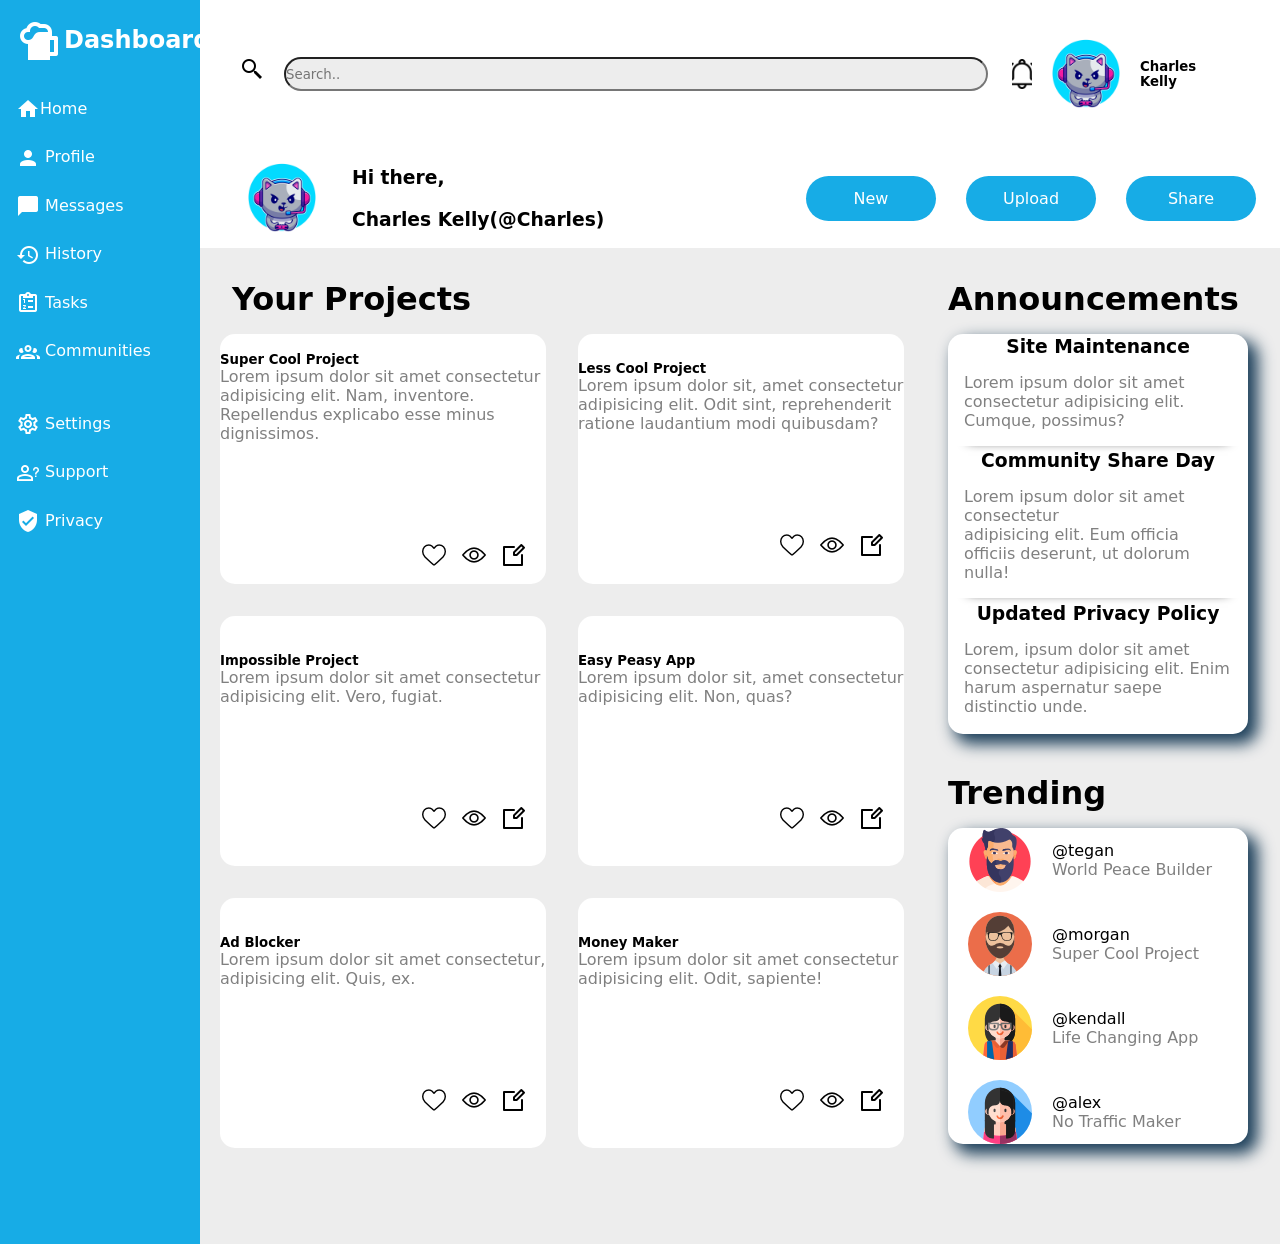
<file: admindashboard/index.html>
<!DOCTYPE html>
<html lang="en">
<head>
    <meta charset="UTF-8">
    <meta http-equiv="X-UA-Compatible" content="IE=edge">
    <meta name="viewport" content="width=device-width, initial-scale=1.0">
    <title>Admin Dashboard</title>
    <link rel="stylesheet" href="styles.css">
    <link rel="preconnect" href="https://fonts.googleapis.com">
    <link rel="preconnect" href="https://fonts.gstatic.com" crossorigin>
    <link href="https://fonts.googleapis.com/css2?family=Quicksand:wght@300;400;500;600;700&family=Roboto&display=swap" rel="stylesheet">
    <link href="https://fonts.googleapis.com/icon?family=Material+Icons"  rel="stylesheet">
</head>

<body>
    <div class="webpage">
        <div class="sidebar">
            <div class="header">
                <div class="dash-logo">
                    <img src="glass-mug-variant.png" alt="beer">
                </div>
                <div class="dashboard">
                    <h2>Dashboard</h2> 
                </div>
            </div>
 
            <div class="links">
                <div class="top-half-sidebar">
                    <div class="home"><a href=""><img src="home.png" alt="">Home</a></div>
                    <div class="profile"><a href=""><img src="account.png" alt=""> Profile</a></div>
                    <div class="messages"><a href=""><img src="message.png" alt=""> Messages</a></div>
                    <div class="history"><a href=""><img src="history.png" alt=""> History</a></div>
                    <div class="tasks"><a href=""><img src="clipboard-list-outline.png" alt=""> Tasks</a></div>
                    <div class="communities"><a href=""><img src="account-group-outline.png" alt=""> Communities</a></div>
                </div>
                <div class="bottom-half-sidebar">
                    <div class="settings"><a href=""><img src="cog-outline.png" alt=""> Settings</a></div>
                    <div class="support"><a href=""><img src="account-question-outline.png" alt=""> Support</a></div>
                    <div class="privacy"><a href=""><img src="shield-check.png" alt=""> Privacy</a></div>
                </div>
            </div>
        </div>

      
        <div class="top-header">
            <div class="top-half-header">
                <div class="top-left-header">
                  <div class="search-logo">
                    <img src="icons8-search-24.png" alt="">
                    </div>
                    <div class="search-bar">
                        <div class="input">
                            <input type="text" placeholder="Search.."> 
                        </div>
                    </div>  
                </div>  
                <div class="top-right-header">
                    <div class="notifications-logo">
                        <img src="notification.png" alt="">
                    </div>
                    <div class="user-icon">
                        <img src="cute-cat-gaming-cartoon/36..04.jpg" alt="">
                    </div>
                    <h5 class="userName">Charles Kelly</h5>
                </div>  
            </div>
            <div class="bottom-half-header">
                <div class="bottom-left-header">
                    <div class="user-icon">
                        <img src="cute-cat-gaming-cartoon/36..04.jpg" alt="">
                    </div>
                    <h3 class="greeting">Hi there,<br><br>Charles Kelly(@Charles)</h3>   
                </div>
                <div class="bottom-right-header">
                    <div class="buttons">
                        <button class="new">New</button>
                        <button class="upload">Upload</button>
                        <button class="share">Share</button>
                    </div>   
                </div>
               
            </div>
        </div>

        <div class="container">
            <div class="projects-container">
                <h1 class="title">Your Projects</h1>
                <div class="projects">
                    <div class="card">
                        <div class="projects-one">
                            <h5 class="title">Super Cool Project</h5>
                            <p class="index">Lorem ipsum dolor sit amet consectetur adipisicing elit. 
                                Nam, inventore. Repellendus explicabo esse minus dignissimos.</p>
                        </div>
                        <div class="actions">
                            <span class="icons"><img src="heart (1).png" alt=""></span>
                            <span class="icons"><img src="view.png" alt=""></span>
                            <span class="icons"><img src="edit.png" alt=""></span>
                        </div>
                    </div>
                    <div class="card">
                        <div class="projects-two">
                            <h5 class="title">Less Cool Project</h5>
                            <p class="index">Lorem ipsum dolor sit, amet consectetur adipisicing elit. Odit sint, reprehenderit ratione laudantium modi quibusdam?</p>
                        </div>
                        <div class="actions">
                            <span class="icons"><img src="heart (1).png" alt=""></span>
                            <span class="icons"><img src="view.png" alt=""></span>
                            <span class="icons"><img src="edit.png" alt=""></span>
                        </div>
                    </div>
                    <div class="card">
                        <div class="projects-three">
                            <h5 class="title">Impossible Project</h5>
                            <p class="index">Lorem ipsum dolor sit amet consectetur adipisicing elit. Vero, fugiat.</p>
                        </div>
                        <div class="actions">
                            <span class="icons"><img src="heart (1).png" alt=""></span>
                            <span class="icons"><img src="view.png" alt=""></span>
                            <span class="icons"><img src="edit.png" alt=""></span>
                        </div>
                    </div>
                    
                    <div class="card">
                        <div class="projects-four">
                            <h5 class="title">Easy Peasy App</h5>
                            <p class="index">Lorem ipsum dolor sit, amet consectetur adipisicing elit. Non, quas?</p>
                        </div>
                        <div class="actions">
                            <span class="icons"><img src="heart (1).png" alt=""></span>
                            <span class="icons"><img src="view.png" alt=""></span>
                            <span class="icons"><img src="edit.png" alt=""></span>
                        </div>
                    </div>
                    
                    <div class="card">
                        <div class="projects-five">
                            <h5 class="title">Ad Blocker</h3>
                            <p class="index">Lorem ipsum dolor sit amet consectetur, adipisicing elit. Quis, ex.</p>
                        </div>
                        <div class="actions">
                            <span class="icons"><img src="heart (1).png" alt=""></span>
                            <span class="icons"><img src="view.png" alt=""></span>
                            <span class="icons"><img src="edit.png" alt=""></span>
                        </div>
                    </div>
                    
                    <div class="card">
                        <div class="projects-six">
                            <h5 class="title">Money Maker</h3>
                            <p class="index">Lorem ipsum dolor sit amet consectetur adipisicing elit. Odit, sapiente!</p>
                        </div>
                        <div class="actions">
                            <span class="icons"><img src="heart (1).png" alt=""></span>
                            <span class="icons"><img src="view.png" alt=""></span>
                            <span class="icons"><img src="edit.png" alt=""></span>
                        </div>
                    </div>
                    

                </div>
            </div>
               
                <div class="right-side">
                    <div class="announcements-container">
                        <h1 class="title">Announcements</h1>
                        <div class="announcements">
                            <div class="client-update">
                                <h3 class="title">Site Maintenance</h3>
                                <p class="news">Lorem ipsum dolor sit amet consectetur adipisicing elit. <br>Cumque, possimus?</p>
                                <span class="line"></span>
                            </div>
                            <div class="client-update-two">
                                <h3 class="title">Community Share Day</h3>
                                <p class="news">Lorem ipsum dolor sit amet consectetur <br>adipisicing elit. Eum officia officiis deserunt, ut dolorum nulla!</p>
                            </div>
                            <div class="client-update-three">
                                <h3 class="title">Updated Privacy Policy</h3>
                                <p class="news">Lorem, ipsum dolor sit amet consectetur adipisicing elit. Enim harum aspernatur saepe distinctio unde.</p>
                            </div>       
                        </div>
                    </div>
                    
                    <div class="trending-container">
                        <h1 class="title">Trending</h1>
                        <div class="trending">
                          <li class="trending1">
                            <div class="picture">
                                <img src="man1.png" alt="">
                            </div>
                            <div class="user">
                                <div class="name">@tegan</div>
                                <div class="bio">World Peace Builder</div>
                            </div>
                          </li>
                          <li class="trending2">
                            <div class="picture">
                                <img src="man32.png" alt="">
                            </div>
                            <div class="user">
                                <div class="name">@morgan</div>
                                <div class="bio">Super Cool Project</div>
                            </div>
                          </li>
                          <li class="trending3">
                            <div class="picture">
                                <img src="woman1.png" alt="">
                            </div>
                            <div class="user">
                                <div class="name">@kendall</div>
                                <div class="bio">Life Changing App</div>
                            </div>
                          </li>
                          <li class="trending4">
                            <div class="picture">
                                <img src="woman2.png" alt="">
                            </div>
                            <div class="user">
                                <div class="name">@alex</div>
                                <div class="bio">No Traffic Maker</div>
                            </div>
                          </li>
                            
                        </div>
                    </div>
                   
                </div>
        </div>  
    </div>  
</body>
</html>
</file>
<file: admindashboard/styles.css>
*{
    font-family: system-ui, -apple-system, BlinkMacSystemFont, 'Segoe UI', Roboto, Oxygen, Ubuntu, Cantarell, 'Open Sans', 'Helvetica Neue', sans-serif;
    margin:0;
    padding:0;

}

html{
    margin:0;
    padding:0
}

/*---------- Main Page----------- */
.webpage {
    width: 100vw;
    height: 100vh;
    display:grid;
    grid-template-columns: 200px 1fr;
    grid-template-rows: auto 1fr;
    grid-template-areas:
        "sidebar header"
        "sidebar content";
}

/*----------- Sidebar-----------*/

a{
    color:white;
    vertical-align: middle;
    text-decoration: none;
}

a:hover{color:#ffe800}

img {
    align-items: center;
    text-decoration: none;
    vertical-align: middle;
}

.sidebar{
    color:white;
    grid-area: sidebar;
    background-color: rgb(23, 172, 230);
    padding: 1em;

}

.header {
    display:flex;
    align-items: center;
    margin-bottom: 20px;
}

.links {
    display:flex;
    gap:1.5em;
    flex-direction: column;

}

.top-half-sidebar,
.bottom-half-sidebar {
    line-height: 300%;
}


/*-----------Header-----------*/

.top-header{
    grid-area: header;
    grid-template-columns: 10% 70% 20%;
}

input {
    background-color:rgb(82, 82, 82, 0.1);
    width: 700px;
    height: 30px;
    border-radius: 99em;

}

.user-icon img {
    object-fit: cover;
    height: 100px;
    width: 100%;
}

.notifications-logo img {
    object-fit: cover;
    height: 30px;
    width: 100%
}

.top-half-header{
    display:flex;
    justify-content: space-between;
    align-items: center;

}

.bottom-half-header{
    display:flex;
    justify-content: space-between;
}



.top-left-header {
    display:flex;
    gap:20px;
    margin-left: 40px;
    cursor:pointer;
}

.top-right-header {
    display:flex;
    align-items: center;
    padding:1.5rem;
    margin-right: 50px;
    gap:20px;
}

.bottom-left-header{
    display:flex;
    gap:20px;
    margin-left: 2rem;
    align-items: center;
}

.bottom-right-header{
    display:flex;
    padding: 1.5rem;
}

.buttons > button{
    border-radius: 50px;
    background-color: rgb(23, 172, 230);
    cursor:pointer;
    text-align: center;
    color:white;
    width: 130px;
    height: 45px;
    font-size: 16px;
    border:none;
}

.buttons {
    display:flex;
    justify-content: space-around;
    align-items: center;
    gap:30px;
}

.buttons>button:hover {
    transform: translateY(-20px);
    transition:0.5s;
    box-shadow: 0px 44px 35px 0px rgb(48, 48, 48);
}

.userName {
    font-weight:bolder;
    color:black
}




/*-----------Content-----------*/


.container {
    grid-area: content ;
    padding:2rem;
    display:grid;
    gap: 2em;
    background-color:rgb(82, 82, 82, 0.1);
    grid-template-columns: 1fr auto;
    grid-template-rows: min-content 1fr;
    grid-template-areas:
        "projects notices"
        "projects trending";
    justify-content: center;
}

.projects {
    grid-area: projects;
    display:grid;
    grid-template-columns: repeat(auto-fit, minmax(300px, 1fr));
    grid-auto-rows: 250px;
    gap:2rem;
    padding-bottom: 2rem;
}

.index {
    color:gray;
}

.card{
    display: flex;
    flex-direction: column;
    justify-content: center;
    align-items: center;
}

.actions{
    margin-top:100px;
    display:flex;
    justify-content: flex-end;
    align-self: flex-end;
    align-items: center;
    gap:1rem;
    margin-right: 20px;
}

.right-side {
    display: flex;
    flex-direction: column;
    gap:40px;
}


.announcements {
    grid-area: notices;
    display: flex; 
    flex-direction: column;
    min-height: 400px;
    max-width: 300px;
    justify-content: space-around;
    align-self: center;
    align-items: center;
    background-color: white;
    border-radius: 15px;
    box-shadow: 8px 8px 16px 2px #1b3e59;

}

.line {
    width:300px;
    box-shadow: 0px 54px 3px -24px rgb(188, 178, 188);
}

.projects > div {
    background-color: white;
    border-radius: 15px;
    /* box-shadow: 8px 8px 16px 2px #1b3e59; */
    font-family: odinfont;
}

.projects > .card {
   cursor: pointer;
   transition:0.3s;
   transform:translateX(-0.75em);
   transition: transform 200ms;
}

.projects >.card:hover{
    transform: none;
    box-shadow: 8px 8px 16px 2px #1b3e59;
}

h1.title {
    margin-bottom: .5em;
}

.client-update {
    display:flex;
    flex-direction: column;
    align-items: center;
    box-shadow: 0px 15px 10px -20px #111;    

}

.client-update-two{
    display:flex;
    flex-direction: column;
    align-items: center;
    align-self: center;
    justify-content: center;
    box-shadow: 0px 15px 10px -20px #111;    

}

.client-update-three {
    display:flex;
    flex-direction: column;
    align-items: center;
    justify-content: center;

}

.trending {
    grid-area:trending;
    display:flex;
    flex-direction: column;
    box-shadow: 8px 8px 16px 2px #1b3e59;
    border-radius: 15px;
    background-color: white;
    gap:20px;
}

.trending >li {
    display:flex;
    align-items: center;
    gap:20px;
    margin-left:20px;
}

li{
    list-style: none;
}

.bio {
    color: gray
}

.news{
    color:gray;
}

p.news{
    padding:1rem;
}
</file>
